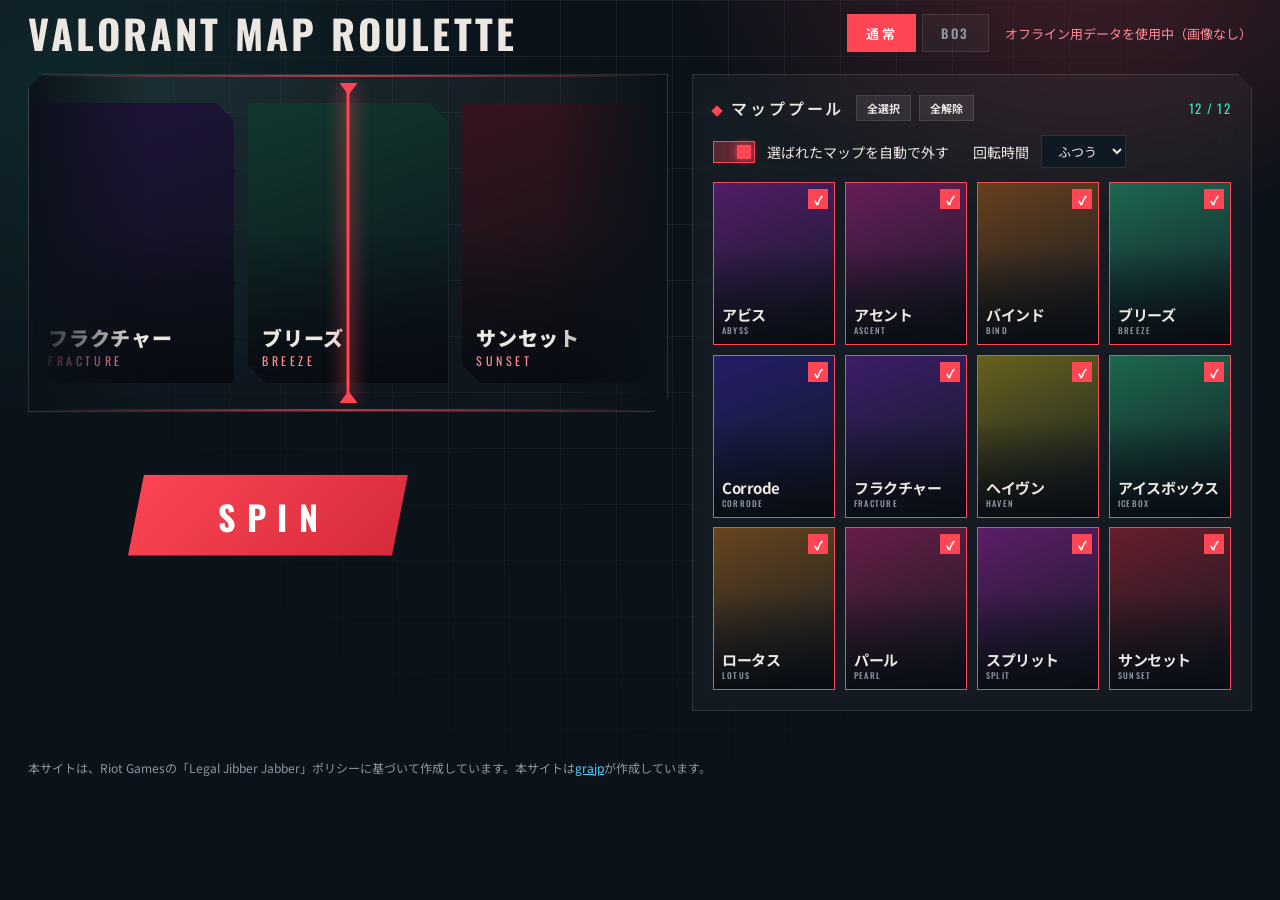
<file: index.html>
<!DOCTYPE html>
<html lang="ja">

<head>
  <meta charset="UTF-8" />
  <meta name="viewport" content="width=device-width, initial-scale=1.0" />
  <title>VALORANT マップルーレット</title>
  <meta name="description" content="VALORANTのマップをランダムに決めるマップルーレット" />
  <link rel="preconnect" href="https://fonts.googleapis.com" />
  <link rel="preconnect" href="https://fonts.gstatic.com" crossorigin />
  <link rel="preconnect" href="https://valorant-api.com" crossorigin />
  <link rel="preconnect" href="https://media.valorant-api.com" crossorigin />
  <link
    href="https://fonts.googleapis.com/css2?family=Noto+Sans+JP:wght@400;500;700;900&family=Oswald:wght@500;600;700&display=swap"
    rel="stylesheet" />
  <link rel="stylesheet" href="style.css" />
</head>

<body data-mode="single">
  <div class="bg-grid" aria-hidden="true"></div>
  <div class="bg-glow" aria-hidden="true"></div>

  <header class="site-header">
    <div class="brand">
      <h1 class="brand-title">VALORANT MAP ROULETTE</h1>
    </div>
    <nav class="mode-tabs" aria-label="モード切替">
      <a class="mode-tab current" href="index.html" aria-current="page">通常</a>
      <a class="mode-tab" href="bo3.html">BO3</a>
    </nav>
    <p class="status" id="status-text" role="status">マップ情報を読み込み中…</p>
  </header>

  <main class="layout">
    <!-- ルーレット本体 -->
    <section class="roulette" aria-labelledby="roulette-heading">
      <h2 id="roulette-heading" class="sr-only">マップルーレット</h2>

      <div class="reel-frame" id="reel-frame">
        <div class="reel-viewport" id="reel-viewport">
          <div class="reel-track" id="reel-track"></div>
        </div>
        <div class="reel-pointer" aria-hidden="true"></div>
        <div class="reel-fade reel-fade-left" aria-hidden="true"></div>
        <div class="reel-fade reel-fade-right" aria-hidden="true"></div>
      </div>

      <div class="controls-container">
        <div class="controls">
          <button id="spin-btn" class="spin-btn" type="button" disabled>
            <span class="spin-btn-label">SPIN</span>
          </button>
        </div>
        <div class="quick-history">
          <ol class="history-list" id="quick-history-list"></ol>
          <div id="history-controls" class="history-controls">
            <button type="button" class="chip-btn small" id="history-modal-open">履歴を詳しく見る</button>
            <button type="button" class="chip-btn small" id="history-clear">履歴を消す</button>
          </div>
        </div>
      </div>

      <p id="spin-error" class="spin-error" hidden>2つ以上のマップを選択してください</p>

      <article class="result" id="result" aria-live="polite" hidden>
        <div class="result-bg" id="result-bg"></div>
        <div class="result-body">
          <p class="result-label">DECIDED MAP</p>
          <h3 class="result-name-ja" id="result-name-ja"></h3>
          <p class="result-name-en" id="result-name-en"></p>
        </div>
      </article>
    </section>

    <!-- マッププール設定 -->
    <aside class="panel pool-panel" aria-labelledby="pool-heading">
      <div class="panel-head">
        <div class="panel-head-top">
          <h2 id="pool-heading">マッププール</h2>
          <div class="preset-row">
            <button type="button" class="chip-btn small" id="preset-all">全選択</button>
            <button type="button" class="chip-btn small" id="preset-none">全解除</button>
          </div>
        </div>
        <span class="count-badge" id="pool-count">0 / 0</span>
      </div>

      <div class="options-row">
        <label class="switch">
          <input type="checkbox" id="opt-autoexclude" checked />
          <span class="switch-ui" aria-hidden="true"></span>
          <span class="switch-text">選ばれたマップを自動で外す</span>
        </label>
        <label class="select-row">
          <span>回転時間</span>
          <select id="opt-duration">
            <option value="3500">短い</option>
            <option value="5500" selected>ふつう</option>
            <option value="8000">長い</option>
          </select>
        </label>
      </div>

      <ul class="pool-grid" id="pool-grid"></ul>
    </aside>

    <!-- 履歴一覧パネル -->
    <section class="panel history" id="history-modal" hidden>
      <div class="panel-head">
        <h2>履歴</h2>
        <button type="button" class="chip-btn small" id="history-modal-close">閉じる</button>
      </div>
      <ol class="history-list full" id="history-list"></ol>
      <p class="empty" id="history-empty">まだ結果がありません</p>
    </section>
  </main>

  <!-- 確認モーダル -->
  <div id="confirm-modal" class="modal-overlay" hidden>
    <div class="modal-content">
      <p id="confirm-msg"></p>
      <div class="modal-actions">
        <button id="btn-confirm-cancel" class="btn secondary" type="button">キャンセル</button>
        <button id="btn-confirm-ok" class="btn primary" type="button">OK</button>
      </div>
    </div>
  </div>

  <footer class="site-footer">
    <p>
      本サイトは、Riot Gamesの「Legal Jibber Jabber」ポリシーに基づいて作成しています。本サイトは<a
        href="https://x.com/ggraciejp" target="_blank" rel="noopener">grajp</a>が作成しています。
    </p>
  </footer>

  <script src="app.js"></script>
</body>

</html>
</file>
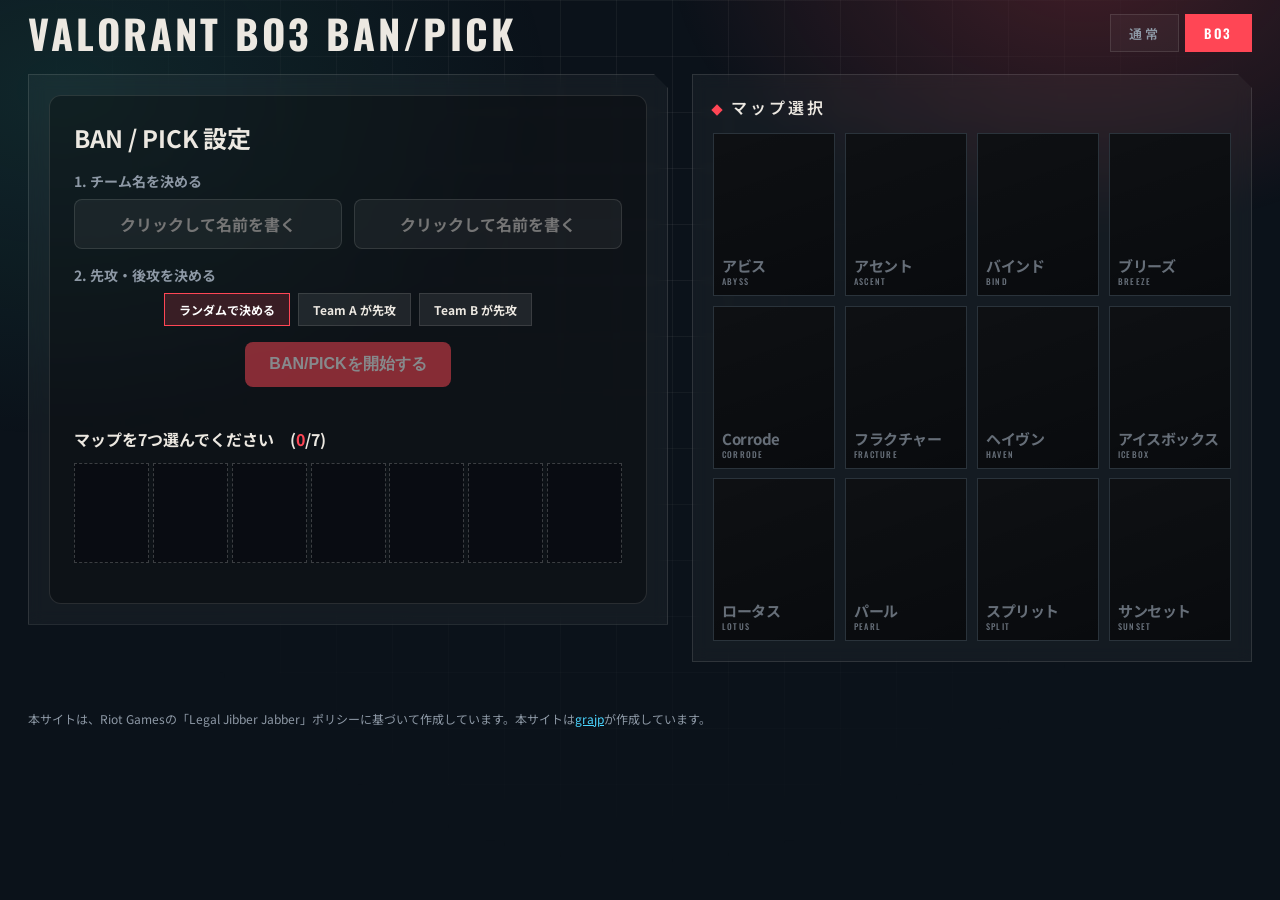
<file: bo3.html>
<!DOCTYPE html>
<html lang="ja">

<head>
  <meta charset="UTF-8" />
  <meta name="viewport" content="width=device-width, initial-scale=1.0" />
  <title>VALORANT BO3 BAN/PICK</title>
  <meta name="description" content="VALORANTのBO3カスタムマッチやスクリム向けマップ決めツールとBAN/PICKツール" />
  <link rel="preconnect" href="https://fonts.googleapis.com" />
  <link rel="preconnect" href="https://fonts.gstatic.com" crossorigin />
  <link rel="preconnect" href="https://valorant-api.com" crossorigin />
  <link rel="preconnect" href="https://media.valorant-api.com" crossorigin />
  <link
    href="https://fonts.googleapis.com/css2?family=Noto+Sans+JP:wght@400;500;700;900&family=Oswald:wght@500;600;700&display=swap"
    rel="stylesheet" />
  <link rel="stylesheet" href="style.css" />
</head>

<body data-mode="bo3">
  <div class="bg-grid" aria-hidden="true"></div>
  <div class="bg-glow" aria-hidden="true"></div>

  <header class="site-header">
    <div class="brand">
      <h1 class="brand-title">VALORANT BO3 BAN/PICK</h1>
    </div>
    <nav class="mode-tabs" aria-label="モード切替">
      <a class="mode-tab" href="index.html">通常</a>
      <a class="mode-tab current" href="bo3.html" aria-current="page">BO3</a>
    </nav>
  </header>

  <main class="layout veto-layout">
    <section class="panel veto-panel">
      <!-- BAN / PICK 事前設定フェーズ -->
      <div class="veto-setup" id="veto-setup">
        <h2>BAN / PICK 設定</h2>

        <div id="team-setup-phase" class="team-setup-phase">
          <p class="setup-step-label">1. チーム名を決める</p>
          <div class="team-inputs">
            <input type="text" id="team1-name" placeholder="クリックして名前を書く" />
            <input type="text" id="team2-name" placeholder="クリックして名前を書く" />
          </div>

          <p class="setup-step-label">2. 先攻・後攻を決める</p>
          <div class="first-pick-container">
            <div class="first-pick-options" id="first-pick-options">
              <button type="button" class="chip-btn fp-btn active" data-val="random">ランダムで決める</button>
              <button type="button" class="chip-btn fp-btn" data-val="1">Team A が先攻</button>
              <button type="button" class="chip-btn fp-btn" data-val="2">Team B が先攻</button>
            </div>
            <button type="button" id="btn-start-veto" class="btn primary" disabled>BAN/PICKを開始する</button>
          </div>
        </div>

        <div id="map-selection-phase">
          <p class="map-selection-label">
            マップを7つ選んでください　(<span id="setup-map-count">0</span>/7)
          </p>
          <ul class="setup-pool-grid" id="selected-7-grid"></ul>
        </div>

        <p id="veto-error" class="status error"></p>
      </div>

      <!-- BAN / PICK 実行フェーズ -->
      <div class="veto-active" id="veto-active" hidden>
        <div class="veto-controls">
          <button type="button" id="btn-veto-undo" class="chip-btn">1つ前に戻す</button>
          <div class="veto-controls-right">
            <button type="button" id="btn-veto-copy" class="chip-btn" hidden>結果をコピーする</button>
            <button type="button" id="btn-veto-reset" class="chip-btn">最初からやり直す</button>
          </div>
        </div>

        <div class="veto-header">
          <h2 id="veto-turn-text">Team A's Turn: BAN a map</h2>
          <p id="veto-instruction-text"></p>
        </div>

        <div id="veto-action-wrapper" class="veto-action-wrapper">
          <div class="veto-action-inner">
            <div id="veto-action-area" class="veto-action-area">
              <div class="veto-pool" id="veto-pool"></div>

              <div class="side-select" id="side-select" hidden>
                <div class="side-btns">
                  <button type="button" class="btn atk" id="btn-atk" data-side="ATTACK">アタッカー</button>
                  <button type="button" class="btn def" id="btn-def" data-side="DEFENSE">ディフェンダー</button>
                </div>
              </div>
            </div>
          </div>
        </div>

        <div class="veto-slots" id="veto-slots"></div>
      </div>
    </section>

    <!-- マップ一覧パネル -->
    <section class="panel pool-panel" id="pool-panel">
      <div class="panel-head">
        <h2 class="panel-title">マップ選択</h2>
      </div>
      <ul class="pool-grid" id="pool-grid"></ul>
    </section>
  </main>

  <footer class="site-footer">
    <p>
      本サイトは、Riot Gamesの「Legal Jibber Jabber」ポリシーに基づいて作成しています。本サイトは<a
        href="https://x.com/ggraciejp" target="_blank" rel="noopener">grajp</a>が作成しています。
    </p>
  </footer>

  <!-- 確認モーダル -->
  <div id="confirm-modal" class="modal-overlay" hidden>
    <div class="modal-content">
      <p id="confirm-msg">マップ選択からやり直しますか？</p>
      <div class="modal-actions">
        <button id="btn-confirm-cancel" class="btn secondary" type="button">キャンセル</button>
        <button id="btn-confirm-ok" class="btn primary" type="button">OK</button>
      </div>
    </div>
  </div>

  <script src="veto.js"></script>
</body>

</html>
</file>
<file: style.css>
:root {
  --bg: #0b121a;
  --bg-2: #0f1923;
  --surface: rgba(255, 255, 255, 0.04);
  --surface-2: rgba(255, 255, 255, 0.08);
  --line: rgba(236, 232, 225, 0.12);
  --text: #ece8e1;
  --muted: #8d98a5;
  --accent: #ff4655;
  --accent-2: #ff8a94;
  --teal: #3be0c4;
  --card-w: 200px;
  --card-h: 280px;
  --card-gap: 14px;
  --font-head: "Oswald", "Noto Sans JP", sans-serif;
  --font-body: "Noto Sans JP", system-ui, sans-serif;
  --cut: 14px;
}

* {
  box-sizing: border-box;
  margin: 0;
  padding: 0;
}

[hidden] {
  display: none !important;
}

html {
  color-scheme: dark;
}

body {
  min-height: 100vh;
  font-family: var(--font-body);
  color: var(--text);
  background: var(--bg);
  overflow-x: hidden;
}

.sr-only {
  position: absolute;
  width: 1px;
  height: 1px;
  overflow: hidden;
  clip: rect(0 0 0 0);
  white-space: nowrap;
}

/* ===== 背景 ===== */
.bg-grid {
  position: fixed;
  inset: 0;
  z-index: 0;
  pointer-events: none;
  background-image:
    linear-gradient(var(--line) 1px, transparent 1px),
    linear-gradient(90deg, var(--line) 1px, transparent 1px);
  background-size: 56px 56px;
  mask-image: radial-gradient(ellipse at 50% 20%, #000 10%, transparent 70%);
  -webkit-mask-image: radial-gradient(ellipse at 50% 20%, #000 10%, transparent 70%);
  opacity: 0.5;
}

.bg-glow {
  position: fixed;
  inset: 0;
  z-index: 0;
  pointer-events: none;
  background:
    radial-gradient(600px 400px at 85% -5%, rgba(255, 70, 85, 0.22), transparent 70%),
    radial-gradient(700px 500px at 5% 10%, rgba(59, 224, 196, 0.10), transparent 70%);
}

/* ===== ヘッダー・フッター・共通レイアウト ===== */
.site-header,
.layout,
.site-footer {
  position: relative;
  z-index: 1;
}

.site-header {
  display: flex;
  align-items: center;
  justify-content: space-between;
  gap: 16px;
  flex-wrap: wrap;
  max-width: 1560px;
  margin: 0 auto;
  padding: 12px 28px 8px;
}

.brand {
  display: flex;
  align-items: center;
  gap: 14px;
}

.brand-title {
  font-family: var(--font-head);
  font-size: clamp(28px, 4vw, 40px);
  letter-spacing: 0.08em;
  line-height: 1.05;
  font-weight: 700;
  white-space: nowrap;
}

.mode-tabs {
  display: flex;
  gap: 6px;
  margin-left: auto;
}

.mode-tab {
  font-family: var(--font-head);
  letter-spacing: 0.2em;
  font-size: 13px;
  font-weight: 600;
  color: var(--muted);
  text-decoration: none;
  padding: 8px 18px;
  border: 1px solid var(--line);
  background: var(--surface);
  transition: all 0.15s;
}

.mode-tab:hover {
  color: #fff;
  border-color: var(--accent);
}

.mode-tab.current {
  color: #fff;
  background: var(--accent);
  border-color: var(--accent);
}

.status {
  font-size: 13px;
  color: var(--muted);
}

.status.error {
  color: var(--accent-2);
}

.layout {
  max-width: 1560px;
  margin: 0 auto;
  padding: 12px 28px 40px;
  display: grid;
  grid-template-columns: minmax(0, 1fr) 560px;
  grid-template-areas:
    "roulette pool"
    "history pool";
  gap: 24px;
  align-items: start;
}

.roulette {
  grid-area: roulette;
}

.pool-panel {
  grid-area: pool;
}

.veto-panel {
  grid-area: roulette;
}

.history {
  grid-area: history;
}

.site-footer {
  max-width: 1560px;
  margin: 0 auto;
  padding: 8px 28px 32px;
  font-size: 12px;
  color: var(--muted);
}

.site-footer a {
  color: #4bd5ff;
}

/* ===== 共通パネル・ボタン ===== */
.panel {
  background: var(--surface);
  border: 1px solid var(--line);
  padding: 20px;
  backdrop-filter: blur(8px);
  clip-path: polygon(0 0, calc(100% - 14px) 0, 100% 14px, 100% 100%, 0 100%);
}

.panel-head {
  display: flex;
  align-items: center;
  justify-content: space-between;
  margin-bottom: 14px;
}

.panel-head-top {
  display: flex;
  align-items: center;
  gap: 12px;
}

.panel-head h2 {
  font-family: var(--font-head);
  letter-spacing: 0.18em;
  font-size: 16px;
  font-weight: 600;
  text-transform: uppercase;
}

.panel-head h2::before {
  content: "";
  display: inline-block;
  width: 8px;
  height: 8px;
  background: var(--accent);
  margin-right: 10px;
  transform: rotate(45deg);
}

.count-badge {
  font-family: var(--font-head);
  font-size: 13px;
  letter-spacing: 0.1em;
  color: var(--teal);
}

.preset-row {
  display: flex;
  gap: 8px;
  flex-wrap: wrap;
}

.chip-btn {
  font: inherit;
  font-size: 12px;
  font-weight: 700;
  color: var(--text);
  cursor: pointer;
  background: var(--surface-2);
  border: 1px solid var(--line);
  padding: 7px 14px;
  transition: all 0.15s;
}

.chip-btn:hover {
  border-color: var(--accent);
  color: #fff;
  background: rgba(255, 70, 85, 0.18);
}

.chip-btn.small {
  padding: 4px 10px;
  font-size: 11px;
}

.chip-btn:focus-visible {
  outline: 2px solid var(--teal);
  outline-offset: 2px;
}

.btn {
  padding: 12px 24px;
  border-radius: 8px;
  border: none;
  font-size: 16px;
  font-weight: 700;
  cursor: pointer;
  color: #fff;
  background: rgba(255, 255, 255, 0.1);
  transition: 0.2s;
}

.btn:hover {
  background: rgba(255, 255, 255, 0.2);
}

.btn.primary {
  background: var(--accent);
  color: #fff;
}

.btn.primary:hover {
  background: #ff5c6a;
}

.btn.secondary {
  background: var(--surface-2);
  border: 1px solid var(--line);
  color: #fff;
}

.btn:disabled {
  opacity: 0.5;
  cursor: not-allowed;
}

.btn.atk {
  background: #3be0c4;
  color: #000;
}

.btn.def {
  background: #ff4655;
  color: #fff;
}

/* ===== ルーレット ===== */
.reel-frame {
  position: relative;
  background: linear-gradient(180deg, rgba(255, 255, 255, 0.05), rgba(255, 255, 255, 0.015));
  border: 1px solid var(--line);
  padding: 28px 0;
  clip-path: polygon(
    var(--cut) 0,
    100% 0,
    100% calc(100% - var(--cut)),
    calc(100% - var(--cut)) 100%,
    0 100%,
    0 var(--cut)
  );
}

.reel-frame::before,
.reel-frame::after {
  content: "";
  position: absolute;
  left: 0;
  right: 0;
  height: 2px;
  z-index: 3;
  background: linear-gradient(90deg, transparent, var(--accent), transparent);
  opacity: 0.7;
}

.reel-frame::before {
  top: 0;
}

.reel-frame::after {
  bottom: 0;
}

.reel-viewport {
  position: relative;
  overflow: hidden;
  height: var(--card-h);
  contain: layout paint;
}

.reel-track {
  position: absolute;
  left: 0;
  top: 0;
  height: 100%;
  display: flex;
  gap: var(--card-gap);
  will-change: transform;
  backface-visibility: hidden;
  transform: translateZ(0);
}

.reel-card {
  position: relative;
  flex: 0 0 var(--card-w);
  height: var(--card-h);
  background: var(--bg-2) center / cover no-repeat;
  clip-path: polygon(0 0, calc(100% - 18px) 0, 100% 18px, 100% 100%, 18px 100%, 0 calc(100% - 18px));
  transition: transform 0.35s cubic-bezier(0.2, 0.9, 0.3, 1.2);
  /* カードごとに独立レイヤー化：高速移動中に巨大な1枚のレイヤーを再描画しない */
  will-change: transform;
  backface-visibility: hidden;
  transform: translateZ(0);
}

/* 暗転は filter ではなくオーバーレイの opacity で表現（再描画コストが小さい） */
.reel-card::before {
  content: "";
  position: absolute;
  inset: 0;
  z-index: 1;
  pointer-events: none;
  background: rgba(8, 12, 18, 0.55);
  opacity: 1;
  transition: opacity 0.2s;
}

.reel-card::after {
  content: "";
  position: absolute;
  inset: 0;
  background: linear-gradient(180deg, transparent 45%, rgba(8, 12, 18, 0.92));
}

.reel-card.noimg {
  background: linear-gradient(160deg, hsl(var(--hue, 350) 55% 28%), var(--bg-2));
}

.reel-card .card-name {
  position: absolute;
  left: 14px;
  right: 14px;
  bottom: 14px;
  z-index: 2;
}

.card-name .ja {
  display: block;
  font-weight: 900;
  font-size: 20px;
  letter-spacing: 0.04em;
}

.card-name .en {
  display: block;
  font-family: var(--font-head);
  font-size: 12px;
  letter-spacing: 0.3em;
  color: var(--accent-2);
  text-transform: uppercase;
}

.reel-card.active::before {
  opacity: 0;
}

/* 回転中はtransition無し：毎フレーム切り替わっても余計なアニメーションを走らせない */
.reel-track.is-spinning .reel-card,
.reel-track.is-spinning .reel-card::before {
  transition: none;
}

.reel-card.winner {
  transform: scale(1.05);
}

.reel-card.winner::before {
  opacity: 0;
  background: #fff;
  animation: winFlash 0.9s ease-out;
}

@keyframes winFlash {
  0% {
    opacity: 0.75;
  }
  100% {
    opacity: 0;
  }
}

.reel-pointer {
  position: absolute;
  top: 12px;
  bottom: 12px;
  left: 50%;
  width: 3px;
  z-index: 4;
  transform: translateX(-50%);
  background: var(--accent);
  box-shadow: 0 0 18px 2px rgba(255, 70, 85, 0.75);
}

.reel-pointer::before,
.reel-pointer::after {
  content: "";
  position: absolute;
  left: 50%;
  transform: translateX(-50%);
  border: 9px solid transparent;
}

.reel-pointer::before {
  top: -4px;
  border-top: 12px solid var(--accent);
  border-bottom: 0;
}

.reel-pointer::after {
  bottom: -4px;
  border-bottom: 12px solid var(--accent);
  border-top: 0;
}

.reel-fade {
  position: absolute;
  top: 0;
  bottom: 0;
  width: 18%;
  z-index: 2;
  pointer-events: none;
}

.reel-fade-left {
  left: 0;
  background: linear-gradient(90deg, var(--bg) 0%, transparent);
}

.reel-fade-right {
  right: 0;
  background: linear-gradient(270deg, var(--bg) 0%, transparent);
}

/* ===== SPINボタン・クイック履歴 ===== */
.controls-container {
  display: grid;
  grid-template-columns: 1fr auto 1fr;
  align-items: center;
  margin: 28px 0 8px;
  height: 150px;
}

.controls {
  grid-column: 2;
  display: flex;
  justify-content: center;
  margin: 0;
}

.spin-btn {
  position: relative;
  border: 0;
  cursor: pointer;
  color: #fff;
  min-width: 280px;
  padding: 16px 48px 14px;
  background: linear-gradient(135deg, #ff4655, #d42a3a);
  clip-path: polygon(16px 0, 100% 0, calc(100% - 16px) 100%, 0 100%);
  font-family: var(--font-head);
  display: flex;
  flex-direction: column;
  align-items: center;
  gap: 2px;
  transition: transform 0.15s, filter 0.2s, box-shadow 0.2s;
  filter: drop-shadow(0 8px 20px rgba(255, 70, 85, 0.45));
}

.spin-btn-label {
  font-size: 34px;
  font-weight: 700;
  letter-spacing: 0.35em;
  padding-left: 0.35em;
}

.spin-btn:hover:not(:disabled) {
  transform: translateY(-2px) scale(1.02);
  filter: drop-shadow(0 12px 28px rgba(255, 70, 85, 0.7)) brightness(1.08);
}

.spin-btn:active:not(:disabled) {
  transform: translateY(1px) scale(0.99);
}

.spin-btn:disabled,
.spin-btn.unavailable {
  cursor: not-allowed;
  filter: grayscale(1) brightness(0.55);
}

.spin-btn.unavailable:hover {
  transform: none;
}

.spin-btn:focus-visible {
  outline: 2px solid var(--teal);
  outline-offset: 4px;
}

.spin-error {
  display: block;
  text-align: center;
  color: #ff4655;
  font-weight: 700;
  font-size: 16px;
  margin: 4px 0 0;
  padding: 8px 12px;
}

/* ===== 抽選結果表示 ===== */
.result {
  position: relative;
  margin-top: 28px;
  min-height: 220px;
  overflow: hidden;
  border: 1px solid var(--line);
  clip-path: polygon(0 0, calc(100% - 24px) 0, 100% 24px, 100% 100%, 24px 100%, 0 calc(100% - 24px));
  animation: resultIn 0.7s cubic-bezier(0.2, 0.9, 0.2, 1) both;
}

@keyframes resultIn {
  from {
    opacity: 0;
    transform: translateY(24px) scale(0.98);
  }
  to {
    opacity: 1;
    transform: none;
  }
}

.result-bg {
  position: absolute;
  inset: 0;
  background: linear-gradient(135deg, #2a1218, var(--bg-2)) center / cover no-repeat;
  transform: scale(1);
}

.result::before {
  content: "";
  position: absolute;
  inset: 0;
  z-index: 1;
  background: linear-gradient(
    90deg,
    rgba(8, 12, 18, 0.92) 5%,
    rgba(8, 12, 18, 0.35) 70%,
    rgba(8, 12, 18, 0.05)
  );
}

.result-body {
  position: relative;
  z-index: 2;
  padding: 40px 36px;
}

.result-label {
  font-family: var(--font-head);
  letter-spacing: 0.45em;
  font-size: 13px;
  color: var(--accent);
  font-weight: 600;
}

.result-name-ja {
  font-size: clamp(40px, 7vw, 76px);
  font-weight: 900;
  line-height: 1.1;
  letter-spacing: 0.04em;
  margin-top: 6px;
  text-shadow: 0 4px 24px rgba(0, 0, 0, 0.6);
}

.result-name-en {
  font-family: var(--font-head);
  letter-spacing: 0.5em;
  font-size: 18px;
  color: var(--accent-2);
  margin-top: 4px;
  text-transform: uppercase;
}

/* ===== マッププール・オプション ===== */
.options-row {
  display: flex;
  gap: 24px;
  flex-wrap: wrap;
  margin-bottom: 14px;
  align-items: center;
}

.switch {
  display: flex;
  align-items: center;
  gap: 12px;
  cursor: pointer;
  font-size: 14px;
}

.switch input {
  position: absolute;
  opacity: 0;
}

.switch-ui {
  position: relative;
  width: 42px;
  height: 22px;
  background: var(--surface-2);
  border: 1px solid var(--line);
  transition: all 0.2s;
  flex: none;
}

.switch-ui::after {
  content: "";
  position: absolute;
  top: 3px;
  left: 3px;
  width: 14px;
  height: 14px;
  background: var(--muted);
  transition: all 0.2s;
}

.switch input:checked + .switch-ui {
  background: rgba(255, 70, 85, 0.3);
  border-color: var(--accent);
}

.switch input:checked + .switch-ui::after {
  left: 23px;
  background: var(--accent);
  box-shadow: 0 0 10px var(--accent);
}

.switch input:focus-visible + .switch-ui {
  outline: 2px solid var(--teal);
  outline-offset: 2px;
}

.select-row {
  display: flex;
  align-items: center;
  justify-content: space-between;
  font-size: 14px;
  gap: 12px;
}

.select-row select {
  font: inherit;
  font-size: 13px;
  color: var(--text);
  background: var(--bg-2);
  border: 1px solid var(--line);
  padding: 5px 12px;
  cursor: pointer;
}

.pool-grid {
  list-style: none;
  display: grid;
  grid-template-columns: repeat(4, 1fr);
  gap: 10px;
}

.pool-item {
  position: relative;
  aspect-ratio: 3 / 4;
  cursor: pointer;
  border: 1px solid var(--line);
  background: var(--bg-2);
  overflow: hidden;
  display: flex;
  align-items: flex-end;
  padding: 8px;
  transition: transform 0.15s, border-color 0.15s;
  font: inherit;
  color: inherit;
  text-align: left;
  width: 100%;
  container-type: inline-size;
}

.pool-item .bg {
  position: absolute;
  inset: 0;
  background: center / cover no-repeat;
  z-index: 0;
  transition: filter 0.2s, opacity 0.2s;
}

.pool-item.noimg .bg {
  background: linear-gradient(160deg, hsl(var(--hue, 350) 55% 26%), var(--bg-2));
}

.pool-item::before {
  content: "";
  position: absolute;
  inset: 0;
  background: linear-gradient(180deg, transparent 40%, rgba(8, 12, 18, 0.92));
  z-index: 1;
  pointer-events: none;
}

.pool-item .nm {
  position: relative;
  font-size: 15px;
  font-weight: 700;
  line-height: 1.25;
  z-index: 2;
  white-space: nowrap;
  letter-spacing: -0.03em;
}

.pool-item .nm small {
  display: block;
  font-family: var(--font-head);
  font-weight: 500;
  font-size: clamp(6px, 8cqw, 9px);
  letter-spacing: 0.15em;
  color: var(--muted);
  text-transform: uppercase;
  margin-top: 1px;
}

.pool-item .check {
  position: absolute;
  top: 6px;
  right: 6px;
  width: 20px;
  height: 20px;
  z-index: 3;
  display: grid;
  place-items: center;
  font-size: 12px;
  font-weight: 900;
  background: var(--accent);
  color: #fff;
  transform: scale(0);
  transition: transform 0.18s cubic-bezier(0.3, 1.6, 0.5, 1);
  clip-path: polygon(0 0, 100% 0, 100% 100%, 0 100%);
}

.pool-item.on {
  border-color: var(--accent);
}

.pool-item.on .check {
  transform: scale(1);
}

.pool-item:not(.on) .bg {
  filter: grayscale(1) brightness(0.45);
}

.pool-item:not(.on)::before {
  background: rgba(8, 12, 18, 0.5);
}

.pool-item:not(.on) .nm {
  color: var(--muted);
  opacity: 0.7;
}

.pool-item:hover {
  transform: translateY(-3px);
}

.pool-item:focus-visible {
  outline: 2px solid var(--teal);
  outline-offset: 2px;
}

.pool-item.recent::after {
  content: "直近";
  position: absolute;
  top: 6px;
  left: 6px;
  z-index: 3;
  font-size: 10px;
  font-weight: 700;
  letter-spacing: 0.1em;
  color: var(--text);
  background: rgba(8, 12, 18, 0.85);
  border: 1px solid var(--accent);
  padding: 1px 6px;
}

.pool-item.ban::after {
  content: "BAN";
  position: absolute;
  top: 6px;
  left: 6px;
  z-index: 3;
  font-size: 10px;
  font-weight: 700;
  letter-spacing: 0.1em;
  color: #fff;
  background: #d42a3a;
  border: 1px solid #ff4655;
  padding: 1px 6px;
}

.pool-item.ban::before {
  content: "";
  position: absolute;
  inset: 0;
  z-index: 4;
  background: url("ban.png") no-repeat center center;
  background-size: 50% auto;
  pointer-events: none;
}

/* ===== 履歴 ===== */
.quick-history {
  grid-column: 3;
  justify-self: start;
  padding-left: 24px;
  display: flex;
  flex-direction: column;
  align-items: flex-start;
  gap: 8px;
  width: 260px;
}

.history-controls {
  display: flex;
  gap: 8px;
  width: 100%;
}

.history-list {
  list-style: none;
  display: flex;
  flex-direction: column;
  gap: 8px;
}

.quick-history .history-list {
  gap: 4px;
  padding: 0;
  margin: 0;
  min-height: 84px;
  width: 100%;
}

.history-item {
  display: flex;
  align-items: center;
  gap: 12px;
  padding: 8px 12px;
  background: var(--surface);
  border-left: 3px solid var(--accent);
}

.history-item .idx {
  font-family: var(--font-head);
  color: var(--muted);
  width: 22px;
  font-size: 13px;
}

.history-item .h-thumb {
  width: 42px;
  height: 28px;
  background: var(--bg-2) center / cover;
  flex: none;
}

.history-item .h-name {
  font-weight: 700;
  font-size: 14px;
  flex: 1;
}

.history-item.mini {
  flex-direction: row;
  gap: 8px;
  font-size: 13px;
  font-weight: 700;
  width: 100%;
}

.history-item.mini .h-thumb {
  width: 44px;
  height: 25px;
  background-size: cover;
  background-position: center;
  border: 1px solid var(--line);
  border-radius: 2px;
  flex-shrink: 0;
}

.history-item.mini .idx {
  color: var(--accent);
  font-size: 11px;
  line-height: 1;
  flex-shrink: 0;
}

.history-item.mini .h-name {
  font-size: 12px;
  white-space: nowrap;
}

.history-item.full {
  margin-bottom: 8px;
}

.history-item.full .idx {
  color: #fff;
}

.history-item.full .h-thumb {
  width: 64px;
  height: 36px;
  background-size: cover;
  background-position: center;
  border: 1px solid var(--line);
  flex-shrink: 0;
}

.history-item.full .h-name {
  font-size: 15px;
}

.history-item.full .toggle-btn {
  margin-left: auto;
  min-width: 60px;
  text-align: center;
}

.history-item.full .toggle-btn.is-ban {
  background: rgba(255, 70, 85, 0.18);
  border-color: var(--accent);
  color: #fff;
}

.empty {
  font-size: 13px;
  color: var(--muted);
  text-align: center;
  padding: 12px 0;
}

/* ===== BO3 BAN/PICK (VETO) ===== */
.veto-layout {
  grid-template-areas: "veto pool";
}

.layout.veto-layout .veto-panel {
  grid-area: veto;
}

.layout.veto-layout .pool-panel {
  grid-area: pool;
}

.layout.veto-active-mode {
  grid-template-columns: 1fr;
  grid-template-areas: "veto";
}

.veto-setup {
  background: rgba(0, 0, 0, 0.3);
  padding: 24px;
  border-radius: 12px;
  border: 1px solid var(--line);
  display: flex;
  flex-direction: column;
  gap: 16px;
}

.team-setup-phase {
  margin-bottom: 24px;
}

.setup-step-label {
  margin-bottom: 8px;
  font-weight: 700;
  font-size: 14px;
  color: var(--muted);
}

.setup-step-label:not(:first-child) {
  margin-top: 16px;
}

.team-inputs {
  display: flex;
  gap: 12px;
}

.team-inputs input {
  flex: 1;
  padding: 12px;
  border-radius: 8px;
  border: 1px solid var(--line);
  background: rgba(255, 255, 255, 0.05);
  color: #fff;
  font-size: 16px;
  font-family: inherit;
  font-weight: 700;
  text-align: center;
}

.first-pick-container {
  display: flex;
  flex-direction: column;
  gap: 16px;
  align-items: center;
}

.first-pick-options {
  display: flex;
  gap: 8px;
  flex-wrap: wrap;
  justify-content: center;
}

.fp-btn.active {
  background: rgba(255, 70, 85, 0.18);
  border-color: var(--accent);
  color: #fff;
}

.map-selection-label {
  margin-bottom: 12px;
  font-weight: 700;
}

#setup-map-count {
  color: var(--accent);
}

.setup-pool-grid {
  display: grid;
  grid-template-columns: repeat(7, 1fr);
  gap: 4px;
  list-style: none;
  padding: 0;
  margin: 0;
}

.setup-pool-grid li {
  aspect-ratio: 3 / 4;
  width: 100%;
  display: block;
}

.setup-pool-grid .pool-item {
  cursor: pointer;
}

.setup-pool-grid .pool-item.noimg {
  background: var(--bg-2);
}

.setup-pool-grid .pool-item.empty-slot {
  border: 1px dashed rgba(255, 255, 255, 0.2);
  background: rgba(0, 0, 0, 0.2);
  height: 100%;
}

.setup-pool-grid .pool-item .nm small {
  color: var(--accent-2);
}

.veto-controls {
  display: flex;
  justify-content: space-between;
  margin-bottom: 12px;
}

.veto-controls-right {
  display: flex;
  gap: 8px;
}

.veto-controls .chip-btn {
  padding: 10px 18px;
  font-size: 14px;
}

#btn-veto-copy {
  color: #4bd5ff;
  border-color: rgba(75, 213, 255, 0.3);
}

#btn-veto-reset {
  color: #ff4655;
  border-color: rgba(255, 70, 85, 0.3);
}

.veto-header {
  text-align: center;
  margin-bottom: 24px;
}

#veto-turn-text {
  font-size: 32px;
  font-weight: 900;
  letter-spacing: 0.05em;
  text-shadow: 0 0 10px rgba(255, 255, 255, 0.2);
}

.decider-sub {
  font-size: 24px;
  color: #ddd;
  margin-left: 8px;
}

#veto-instruction-text {
  color: #fff;
  margin-top: 10px;
  font-weight: 900;
  font-size: 20px;
}

.veto-action-wrapper {
  display: grid;
  grid-template-rows: 1fr;
  margin-bottom: 32px;
  opacity: 1;
  transition:
    grid-template-rows 0.8s cubic-bezier(0.4, 0, 0.2, 1),
    margin-bottom 0.8s cubic-bezier(0.4, 0, 0.2, 1),
    opacity 0.8s cubic-bezier(0.4, 0, 0.2, 1);
}

.veto-action-wrapper.is-collapsed {
  grid-template-rows: 0fr;
  margin-bottom: 0;
  opacity: 0;
}

.veto-action-inner {
  overflow: hidden;
}

.veto-action-area {
  min-height: 140px;
  display: grid;
  grid-template-areas: "overlap";
  align-items: center;
  justify-items: center;
}

.veto-pool {
  grid-area: overlap;
  width: 100%;
  display: grid;
  grid-template-columns: repeat(7, 1fr);
  gap: 10px;
  margin: 0 auto;
}

.veto-pool.is-hidden {
  opacity: 0;
  pointer-events: none;
}

.veto-pool .pool-item .nm {
  font-size: clamp(14px, 16cqw, 20px);
  font-weight: 900;
  letter-spacing: 0.05em;
  text-shadow: 0 1px 3px rgba(0, 0, 0, 0.8);
}

.veto-pool .pool-item .nm small {
  font-weight: 700;
  font-size: clamp(10px, 11cqw, 13px);
  color: var(--accent-2);
  margin-top: 2px;
}

.veto-pool .pool-item.used {
  filter: grayscale(1) brightness(0.3);
  pointer-events: none;
}

.side-select {
  grid-area: overlap;
  margin: 0 auto;
  width: 100%;
  max-width: 600px;
  text-align: center;
  padding: 24px;
  background: rgba(0, 0, 0, 0.3);
  border-radius: 12px;
  border: 1px solid var(--accent);
  transform: translateY(-45px);
}

.side-btns {
  display: flex;
  justify-content: center;
  gap: 16px;
}

.veto-slots {
  display: grid;
  grid-template-columns: repeat(7, 1fr);
  gap: 0;
  margin-bottom: 32px;
  border: 1px solid rgba(255, 255, 255, 0.1);
  border-radius: 4px;
  overflow: hidden;
  background: rgba(0, 0, 0, 0.4);
  aspect-ratio: 63 / 16;
  width: 100%;
}

.veto-slot {
  height: 100%;
  background: rgba(255, 255, 255, 0.02);
  position: relative;
  background-size: cover;
  background-position: center;
  display: flex;
  flex-direction: column;
  justify-content: space-between;
  text-align: center;
  overflow: hidden;
}

@keyframes pulseActiveSlot {
  0% {
    box-shadow: inset 0 0 0 2px rgba(255, 70, 85, 0.4);
    background-color: rgba(255, 70, 85, 0.05);
  }
  50% {
    box-shadow: inset 0 0 0 2px rgba(255, 70, 85, 1);
    background-color: rgba(255, 70, 85, 0.2);
  }
  100% {
    box-shadow: inset 0 0 0 2px rgba(255, 70, 85, 0.4);
    background-color: rgba(255, 70, 85, 0.05);
  }
}

.veto-slot.active-slot {
  animation: pulseActiveSlot 1.5s infinite;
  z-index: 10;
}

.veto-slot.filled::before {
  content: "";
  position: absolute;
  inset: 0;
  z-index: 1;
  pointer-events: none;
}

.veto-slot.ban::before {
  background: rgba(0, 0, 0, 0.75);
}

.veto-slot.pick::before {
  background: rgba(0, 0, 0, 0.3);
}

.veto-slot.ban::after {
  content: "";
  position: absolute;
  inset: 0;
  z-index: 4;
  background: url("ban.png") no-repeat center center;
  background-size: 60% auto;
  opacity: 0.8;
}

.veto-slot-name {
  position: absolute;
  inset: 0;
  display: flex;
  align-items: center;
  justify-content: center;
  font-family: var(--font-head);
  font-size: 28px;
  font-weight: 800;
  text-transform: uppercase;
  color: #fff;
  letter-spacing: 0.1em;
  z-index: 2;
  text-shadow: 0 1px 4px #000;
}

.veto-slot.ban .veto-slot-name {
  opacity: 0.4;
  z-index: 1;
}

@keyframes fadeDarkOverlay {
  0% {
    background: rgba(0, 0, 0, 0);
  }
  40% {
    background: rgba(0, 0, 0, 0);
  }
  100% {
    background: rgba(0, 0, 0, 0.75);
  }
}

@keyframes fadeMapName {
  0% {
    opacity: 1;
  }
  40% {
    opacity: 1;
  }
  100% {
    opacity: 0.4;
  }
}

@keyframes stampBan {
  0% {
    transform: scale(2.5);
    opacity: 0;
  }
  100% {
    transform: scale(1);
    opacity: 0.8;
  }
}

.veto-slot.latest-ban::before {
  animation: fadeDarkOverlay 0.4s ease forwards;
}

.veto-slot.latest-ban .veto-slot-name {
  animation: fadeMapName 0.4s ease forwards;
}

.veto-slot.latest-ban::after {
  animation: stampBan 0.25s cubic-bezier(0.1, 0.9, 0.2, 1) forwards;
}

.veto-slot-pick-info {
  position: absolute;
  top: 12px;
  left: 0;
  right: 0;
  z-index: 5;
  display: flex;
  flex-direction: column;
  align-items: center;
  gap: 2px;
}

.veto-slot.pick .veto-slot-label {
  font-size: 15px;
  font-weight: 800;
  color: #eee;
  text-transform: uppercase;
  text-shadow: 0 1px 4px #000;
}

.veto-slot.pick .veto-slot-side {
  font-size: 18px;
  font-weight: 800;
  color: #fff;
  text-transform: uppercase;
  text-shadow: 0 1px 4px #000;
}

@keyframes floatUp {
  0% {
    opacity: 0;
    transform: translateY(10px);
  }
  100% {
    opacity: 1;
    transform: translateY(0);
  }
}

.veto-slot.latest-side .veto-slot-side {
  animation: floatUp 0.6s cubic-bezier(0.2, 0.8, 0.2, 1) forwards;
}

.veto-slot-bottom {
  position: absolute;
  bottom: 0;
  left: 0;
  right: 0;
  z-index: 5;
  background: rgba(0, 0, 0, 0.7);
  padding: 8px 4px;
  font-size: 15px;
  font-weight: 800;
  color: #ddd;
  text-transform: uppercase;
  text-shadow: 0 1px 4px #000;
  display: flex;
  align-items: center;
  justify-content: center;
  min-height: 48px;
  line-height: 1.2;
}

/* ===== 確認モーダル ===== */
.modal-overlay {
  position: fixed;
  inset: 0;
  z-index: 1000;
  background: rgba(0, 0, 0, 0.75);
  display: flex;
  align-items: center;
  justify-content: center;
  backdrop-filter: blur(4px);
}

.modal-content {
  background: var(--surface);
  border: 1px solid var(--line);
  padding: 32px 40px;
  min-width: 320px;
  text-align: center;
  box-shadow: 0 10px 40px rgba(0, 0, 0, 0.5);
  border-radius: 4px;
}

.modal-content p {
  font-weight: 700;
  margin-bottom: 24px;
  font-size: 15px;
  color: #fff;
}

.modal-actions {
  display: flex;
  justify-content: center;
  gap: 12px;
}

.modal-actions .btn {
  min-width: 110px;
}

/* ===== レスポンシブ・メディアクエリ ===== */
@media (orientation: portrait) {
  .pool-grid {
    max-height: 35vh;
    overflow-y: auto;
    padding-right: 4px;
  }
}

@media (max-width: 980px) {
  .layout {
    grid-template-columns: 1fr;
    grid-template-areas:
      "roulette"
      "history"
      "pool";
    padding: 12px 16px 32px;
  }
  .site-header {
    padding: 16px 16px 4px;
  }
  :root {
    --card-w: 160px;
    --card-h: 230px;
  }
  .spin-btn {
    min-width: 220px;
  }
  .pool-grid {
    grid-template-columns: repeat(4, 1fr);
    gap: 8px;
  }
}

@media (max-width: 520px) {
  .pool-grid {
    grid-template-columns: repeat(3, 1fr);
    gap: 6px;
  }
  .result-body {
    padding: 28px 22px;
  }
}

@media (prefers-reduced-motion: reduce) {
  *,
  *::before,
  *::after {
    animation-duration: 0.01ms !important;
    animation-iteration-count: 1 !important;
    transition-duration: 0.01ms !important;
  }
}
</file>
